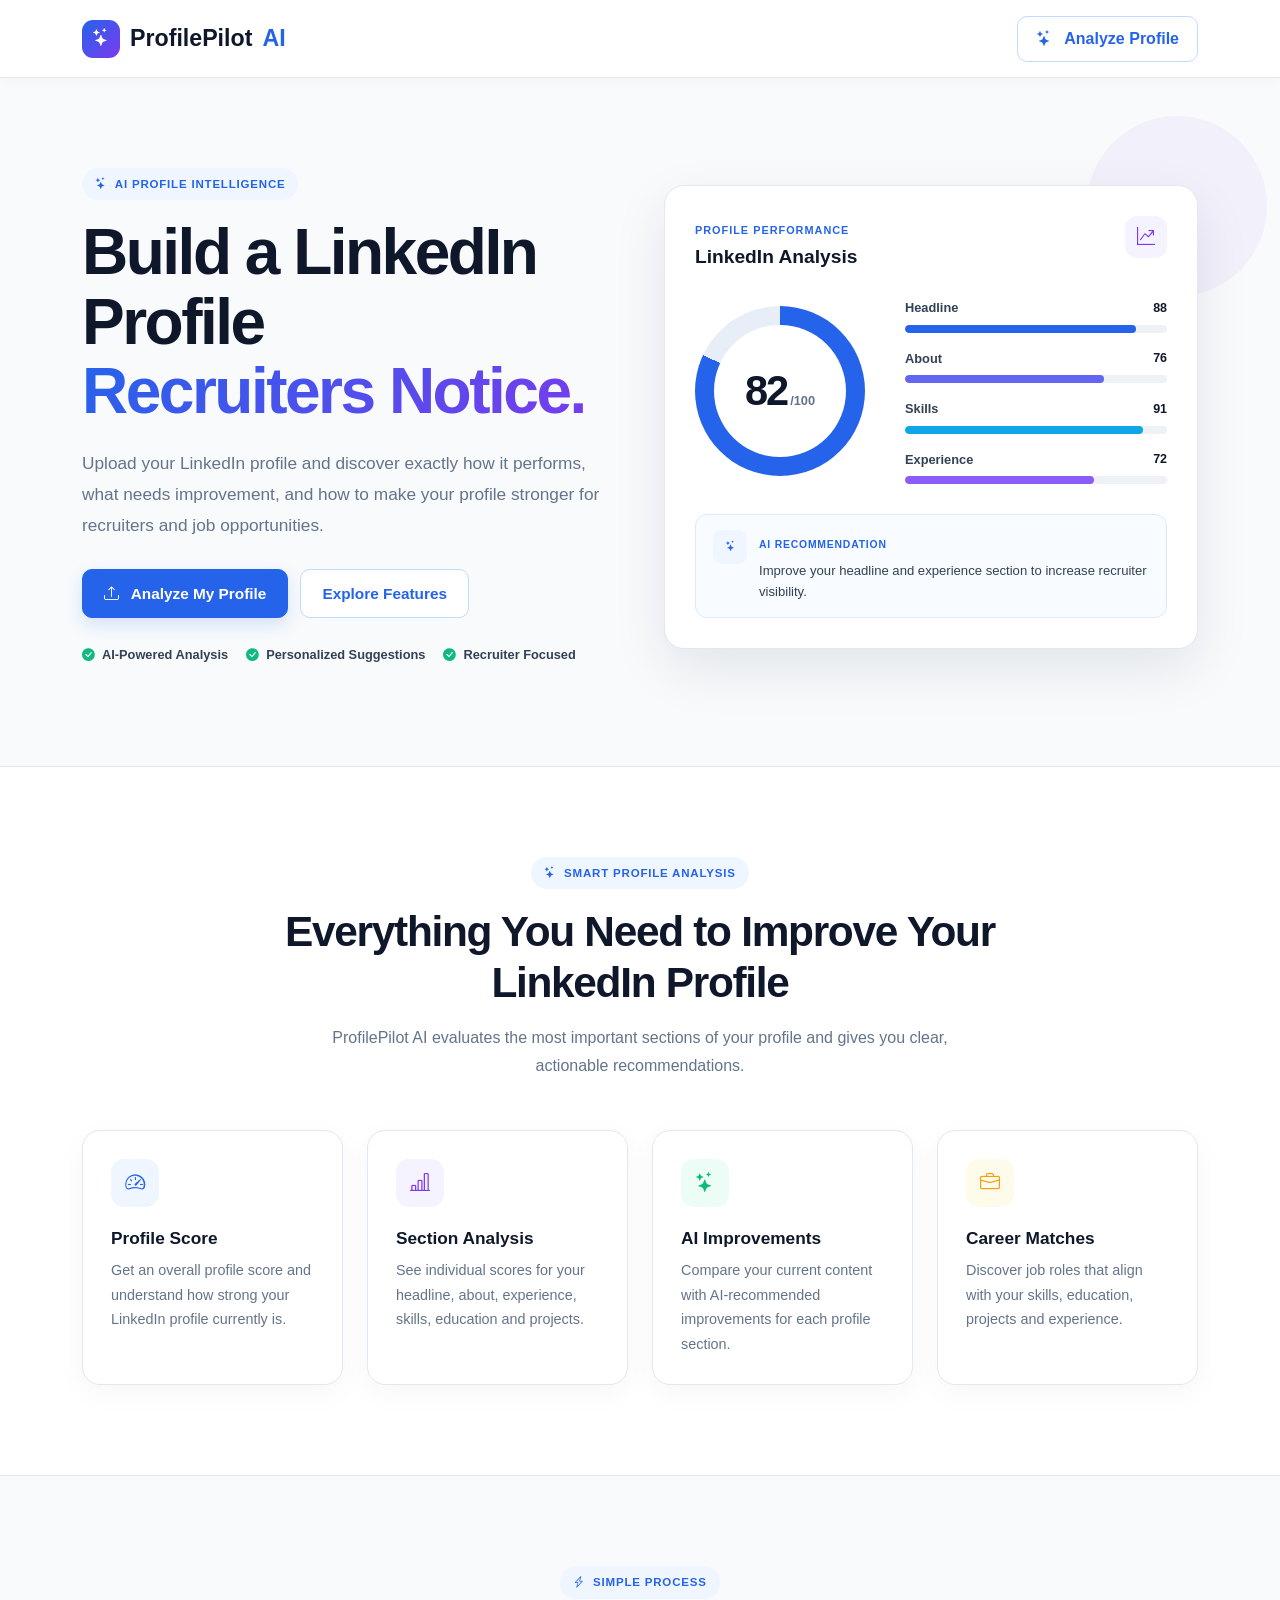
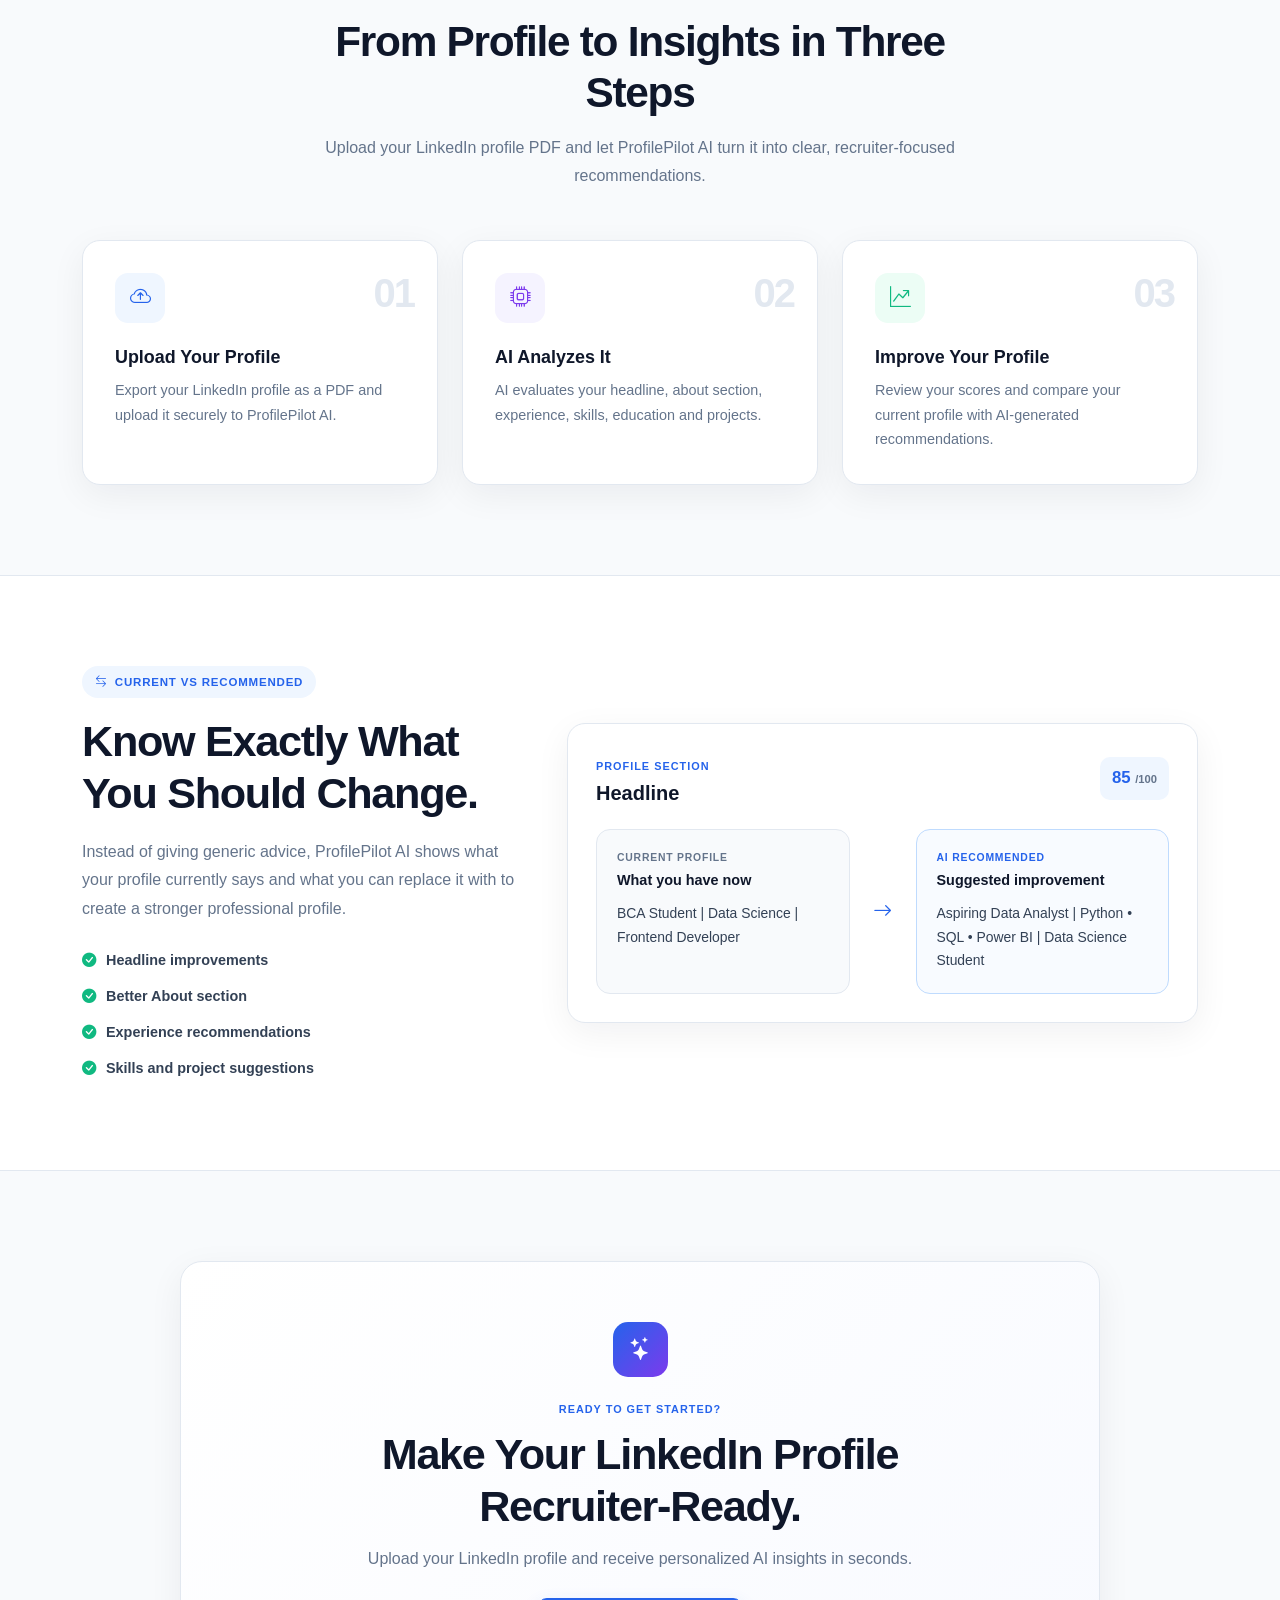
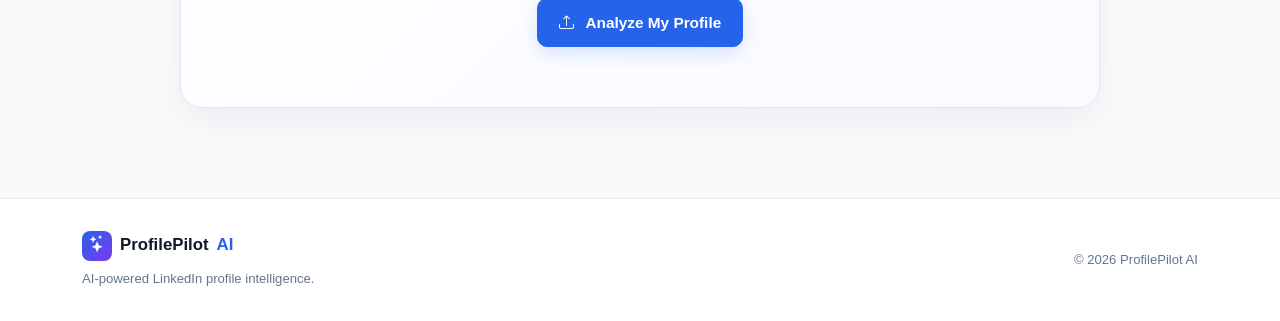
<file: index.html>
<!DOCTYPE html>
<html lang="en">

<head>
    <meta charset="UTF-8">

    <meta name="viewport"
          content="width=device-width, initial-scale=1.0">

    <title>
        ProfilePilot AI | LinkedIn Profile Intelligence
    </title>

    <!-- Bootstrap -->
    <link
        href="https://cdn.jsdelivr.net/npm/bootstrap@5.3.3/dist/css/bootstrap.min.css"
        rel="stylesheet"
    >

    <!-- Bootstrap Icons -->
    <link
        rel="stylesheet"
        href="https://cdn.jsdelivr.net/npm/bootstrap-icons@1.11.3/font/bootstrap-icons.min.css"
    >

    <!-- Custom CSS -->
    <link rel="stylesheet" href="css/style.css">
</head>


<body>


<!-- =====================================================
     NAVBAR
===================================================== -->

<nav class="navbar navbar-expand-lg bg-white">

    <div class="container">

        <!-- BRAND -->

        <a class="navbar-brand" href="index.html">

            <span class="logo-icon">

                <i class="bi bi-stars"></i>

            </span>

            ProfilePilot <span>AI</span>

        </a>


        <!-- RIGHT BUTTON -->

        <a
            href="upload.html"
            class="btn btn-outline-primary"
        >

            <i class="bi bi-stars me-2"></i>

            Analyze Profile

        </a>

    </div>

</nav>



<!-- =====================================================
     HERO SECTION
===================================================== -->

<section class="hero">

    <div class="container">

        <div class="row align-items-center g-5">


            <!-- LEFT CONTENT -->

            <div class="col-lg-6">


                <span class="ai-badge">

                    <i class="bi bi-stars"></i>

                    AI PROFILE INTELLIGENCE

                </span>


                <h1>

                    Build a LinkedIn Profile
                    <span class="gradient-text">
                        Recruiters Notice.
                    </span>

                </h1>


                <p class="hero-description">

                    Upload your LinkedIn profile and discover
                    exactly how it performs, what needs improvement,
                    and how to make your profile stronger for
                    recruiters and job opportunities.

                </p>


                <div class="hero-actions">

                    <a
                        href="upload.html"
                        class="btn btn-primary btn-lg"
                    >

                        <i class="bi bi-upload me-2"></i>

                        Analyze My Profile

                    </a>


                    <a
                        href="#features"
                        class="btn btn-outline-primary btn-lg"
                    >

                        Explore Features

                    </a>

                </div>


                <!-- TRUST POINTS -->

                <div class="trust-row">

                    <div class="trust-item">

                        <i class="bi bi-check-circle-fill"></i>

                        AI-Powered Analysis

                    </div>


                    <div class="trust-item">

                        <i class="bi bi-check-circle-fill"></i>

                        Personalized Suggestions

                    </div>


                    <div class="trust-item">

                        <i class="bi bi-check-circle-fill"></i>

                        Recruiter Focused

                    </div>

                </div>

            </div>



            <!-- RIGHT DASHBOARD PREVIEW -->

            <div class="col-lg-6">

                <div class="hero-preview">


                    <!-- PREVIEW HEADER -->

                    <div class="preview-header">

                        <div>

                            <span class="small-label">
                                PROFILE PERFORMANCE
                            </span>

                            <h3>
                                LinkedIn Analysis
                            </h3>

                        </div>


                        <span class="preview-icon">

                            <i class="bi bi-graph-up-arrow"></i>

                        </span>

                    </div>



                    <!-- SCORE PREVIEW -->

                    <div class="preview-score-area">


                        <div class="mini-score-circle">

                            <div class="mini-score-inner">

                                <strong>
                                    82
                                </strong>

                                <span>
                                    /100
                                </span>

                            </div>

                        </div>



                        <div class="preview-details">


                            <div class="preview-score-item">

                                <div class="preview-score-title">

                                    <span>
                                        Headline
                                    </span>

                                    <strong>
                                        88
                                    </strong>

                                </div>


                                <div class="score-track">

                                    <div
                                        class="score-fill"
                                        style="width:88%">
                                    </div>

                                </div>

                            </div>



                            <div class="preview-score-item">

                                <div class="preview-score-title">

                                    <span>
                                        About
                                    </span>

                                    <strong>
                                        76
                                    </strong>

                                </div>


                                <div class="score-track">

                                    <div
                                        class="score-fill purple"
                                        style="width:76%">
                                    </div>

                                </div>

                            </div>



                            <div class="preview-score-item">

                                <div class="preview-score-title">

                                    <span>
                                        Skills
                                    </span>

                                    <strong>
                                        91
                                    </strong>

                                </div>


                                <div class="score-track">

                                    <div
                                        class="score-fill cyan"
                                        style="width:91%">
                                    </div>

                                </div>

                            </div>



                            <div class="preview-score-item">

                                <div class="preview-score-title">

                                    <span>
                                        Experience
                                    </span>

                                    <strong>
                                        72
                                    </strong>

                                </div>


                                <div class="score-track">

                                    <div
                                        class="score-fill violet"
                                        style="width:72%">
                                    </div>

                                </div>

                            </div>

                        </div>

                    </div>



                    <!-- AI MESSAGE -->

                    <div class="preview-message">

                        <span class="preview-message-icon">

                            <i class="bi bi-stars"></i>

                        </span>


                        <div>

                            <span>
                                AI RECOMMENDATION
                            </span>

                            <p>

                                Improve your headline and experience
                                section to increase recruiter visibility.

                            </p>

                        </div>

                    </div>

                </div>

            </div>

        </div>

    </div>

</section>



<!-- =====================================================
     FEATURES
===================================================== -->

<section
    class="features-section"
    id="features"
>

    <div class="container">


        <!-- SECTION HEADER -->

        <div class="section-heading">

            <span class="ai-badge">

                <i class="bi bi-stars"></i>

                SMART PROFILE ANALYSIS

            </span>


            <h2>

                Everything You Need to
                Improve Your LinkedIn Profile

            </h2>


            <p>

                ProfilePilot AI evaluates the most important
                sections of your profile and gives you clear,
                actionable recommendations.

            </p>

        </div>



        <div class="row g-4">


            <!-- FEATURE 1 -->

            <div class="col-lg-3 col-md-6">

                <div class="feature-card">

                    <span class="feature-icon blue">

                        <i class="bi bi-speedometer2"></i>

                    </span>


                    <h3>
                        Profile Score
                    </h3>


                    <p>

                        Get an overall profile score and understand
                        how strong your LinkedIn profile currently is.

                    </p>

                </div>

            </div>



            <!-- FEATURE 2 -->

            <div class="col-lg-3 col-md-6">

                <div class="feature-card">

                    <span class="feature-icon purple">

                        <i class="bi bi-bar-chart-line"></i>

                    </span>


                    <h3>
                        Section Analysis
                    </h3>


                    <p>

                        See individual scores for your headline,
                        about, experience, skills, education
                        and projects.

                    </p>

                </div>

            </div>



            <!-- FEATURE 3 -->

            <div class="col-lg-3 col-md-6">

                <div class="feature-card">

                    <span class="feature-icon green">

                        <i class="bi bi-stars"></i>

                    </span>


                    <h3>
                        AI Improvements
                    </h3>


                    <p>

                        Compare your current content with
                        AI-recommended improvements for each
                        profile section.

                    </p>

                </div>

            </div>



            <!-- FEATURE 4 -->

            <div class="col-lg-3 col-md-6">

                <div class="feature-card">

                    <span class="feature-icon orange">

                        <i class="bi bi-briefcase"></i>

                    </span>


                    <h3>
                        Career Matches
                    </h3>


                    <p>

                        Discover job roles that align with your
                        skills, education, projects and experience.

                    </p>

                </div>

            </div>

        </div>

    </div>

</section>



<!-- =====================================================
     HOW IT WORKS
===================================================== -->

<section class="works-section">

    <div class="container">


        <div class="section-heading">

            <span class="ai-badge">

                <i class="bi bi-lightning-charge"></i>

                SIMPLE PROCESS

            </span>


            <h2>
                From Profile to Insights in Three Steps
            </h2>


            <p>

                Upload your LinkedIn profile PDF and let
                ProfilePilot AI turn it into clear,
                recruiter-focused recommendations.

            </p>

        </div>



        <div class="row g-4">


            <!-- STEP 1 -->

            <div class="col-md-4">

                <div class="process-card">

                    <div class="step-number">
                        01
                    </div>


                    <span class="process-icon">

                        <i class="bi bi-cloud-arrow-up"></i>

                    </span>


                    <h3>
                        Upload Your Profile
                    </h3>


                    <p>

                        Export your LinkedIn profile as a PDF
                        and upload it securely to ProfilePilot AI.

                    </p>

                </div>

            </div>



            <!-- STEP 2 -->

            <div class="col-md-4">

                <div class="process-card">

                    <div class="step-number">
                        02
                    </div>


                    <span class="process-icon purple">

                        <i class="bi bi-cpu"></i>

                    </span>


                    <h3>
                        AI Analyzes It
                    </h3>


                    <p>

                        AI evaluates your headline, about section,
                        experience, skills, education and projects.

                    </p>

                </div>

            </div>



            <!-- STEP 3 -->

            <div class="col-md-4">

                <div class="process-card">

                    <div class="step-number">
                        03
                    </div>


                    <span class="process-icon green">

                        <i class="bi bi-graph-up-arrow"></i>

                    </span>


                    <h3>
                        Improve Your Profile
                    </h3>


                    <p>

                        Review your scores and compare your current
                        profile with AI-generated recommendations.

                    </p>

                </div>

            </div>

        </div>

    </div>

</section>



<!-- =====================================================
     COMPARISON PREVIEW
===================================================== -->

<section class="comparison-preview-section">

    <div class="container">

        <div class="row align-items-center g-5">


            <!-- TEXT -->

            <div class="col-lg-5">

                <span class="ai-badge">

                    <i class="bi bi-arrow-left-right"></i>

                    CURRENT VS RECOMMENDED

                </span>


                <h2 class="comparison-title">

                    Know Exactly What
                    You Should Change.

                </h2>


                <p class="comparison-description">

                    Instead of giving generic advice,
                    ProfilePilot AI shows what your profile
                    currently says and what you can replace it
                    with to create a stronger professional profile.

                </p>


                <div class="benefit-list">


                    <div class="benefit-item">

                        <i class="bi bi-check-circle-fill"></i>

                        Headline improvements

                    </div>


                    <div class="benefit-item">

                        <i class="bi bi-check-circle-fill"></i>

                        Better About section

                    </div>


                    <div class="benefit-item">

                        <i class="bi bi-check-circle-fill"></i>

                        Experience recommendations

                    </div>


                    <div class="benefit-item">

                        <i class="bi bi-check-circle-fill"></i>

                        Skills and project suggestions

                    </div>

                </div>

            </div>



            <!-- COMPARISON CARD -->

            <div class="col-lg-7">

                <div class="comparison-demo">


                    <div class="comparison-demo-header">

                        <div>

                            <span class="small-label">
                                PROFILE SECTION
                            </span>

                            <h3>
                                Headline
                            </h3>

                        </div>


                        <div class="demo-score">

                            85

                            <small>
                                /100
                            </small>

                        </div>

                    </div>



                    <div class="demo-grid">


                        <!-- CURRENT -->

                        <div class="demo-version current">

                            <span class="demo-label">

                                CURRENT PROFILE

                            </span>


                            <h4>
                                What you have now
                            </h4>


                            <p>

                                BCA Student | Data Science |
                                Frontend Developer

                            </p>

                        </div>



                        <div class="demo-arrow">

                            <i class="bi bi-arrow-right"></i>

                        </div>



                        <!-- AI -->

                        <div class="demo-version recommended">

                            <span class="demo-label ai">

                                AI RECOMMENDED

                            </span>


                            <h4>
                                Suggested improvement
                            </h4>


                            <p>

                                Aspiring Data Analyst |
                                Python • SQL • Power BI |
                                Data Science Student

                            </p>

                        </div>

                    </div>

                </div>

            </div>

        </div>

    </div>

</section>



<!-- =====================================================
     CTA
===================================================== -->

<section class="cta-section">

    <div class="container">

        <div class="cta-card">

            <span class="cta-icon">

                <i class="bi bi-stars"></i>

            </span>


            <span class="small-label">
                READY TO GET STARTED?
            </span>


            <h2>

                Make Your LinkedIn Profile
                Recruiter-Ready.

            </h2>


            <p>

                Upload your LinkedIn profile and receive
                personalized AI insights in seconds.

            </p>


            <a
                href="upload.html"
                class="btn btn-primary btn-lg"
            >

                <i class="bi bi-upload me-2"></i>

                Analyze My Profile

            </a>

        </div>

    </div>

</section>



<!-- =====================================================
     FOOTER
===================================================== -->

<footer>

    <div class="container">

        <div class="footer-content">


            <div>

                <a
                    href="index.html"
                    class="footer-brand"
                >

                    <span class="footer-logo">

                        <i class="bi bi-stars"></i>

                    </span>

                    ProfilePilot <span>AI</span>

                </a>


                <p>

                    AI-powered LinkedIn profile intelligence.

                </p>

            </div>


            <div class="footer-right">

                © 2026 ProfilePilot AI

            </div>

        </div>

    </div>

</footer>



<!-- Bootstrap JS -->

<script
    src="https://cdn.jsdelivr.net/npm/bootstrap@5.3.3/dist/js/bootstrap.bundle.min.js">
</script>


</body>

</html>
</file>
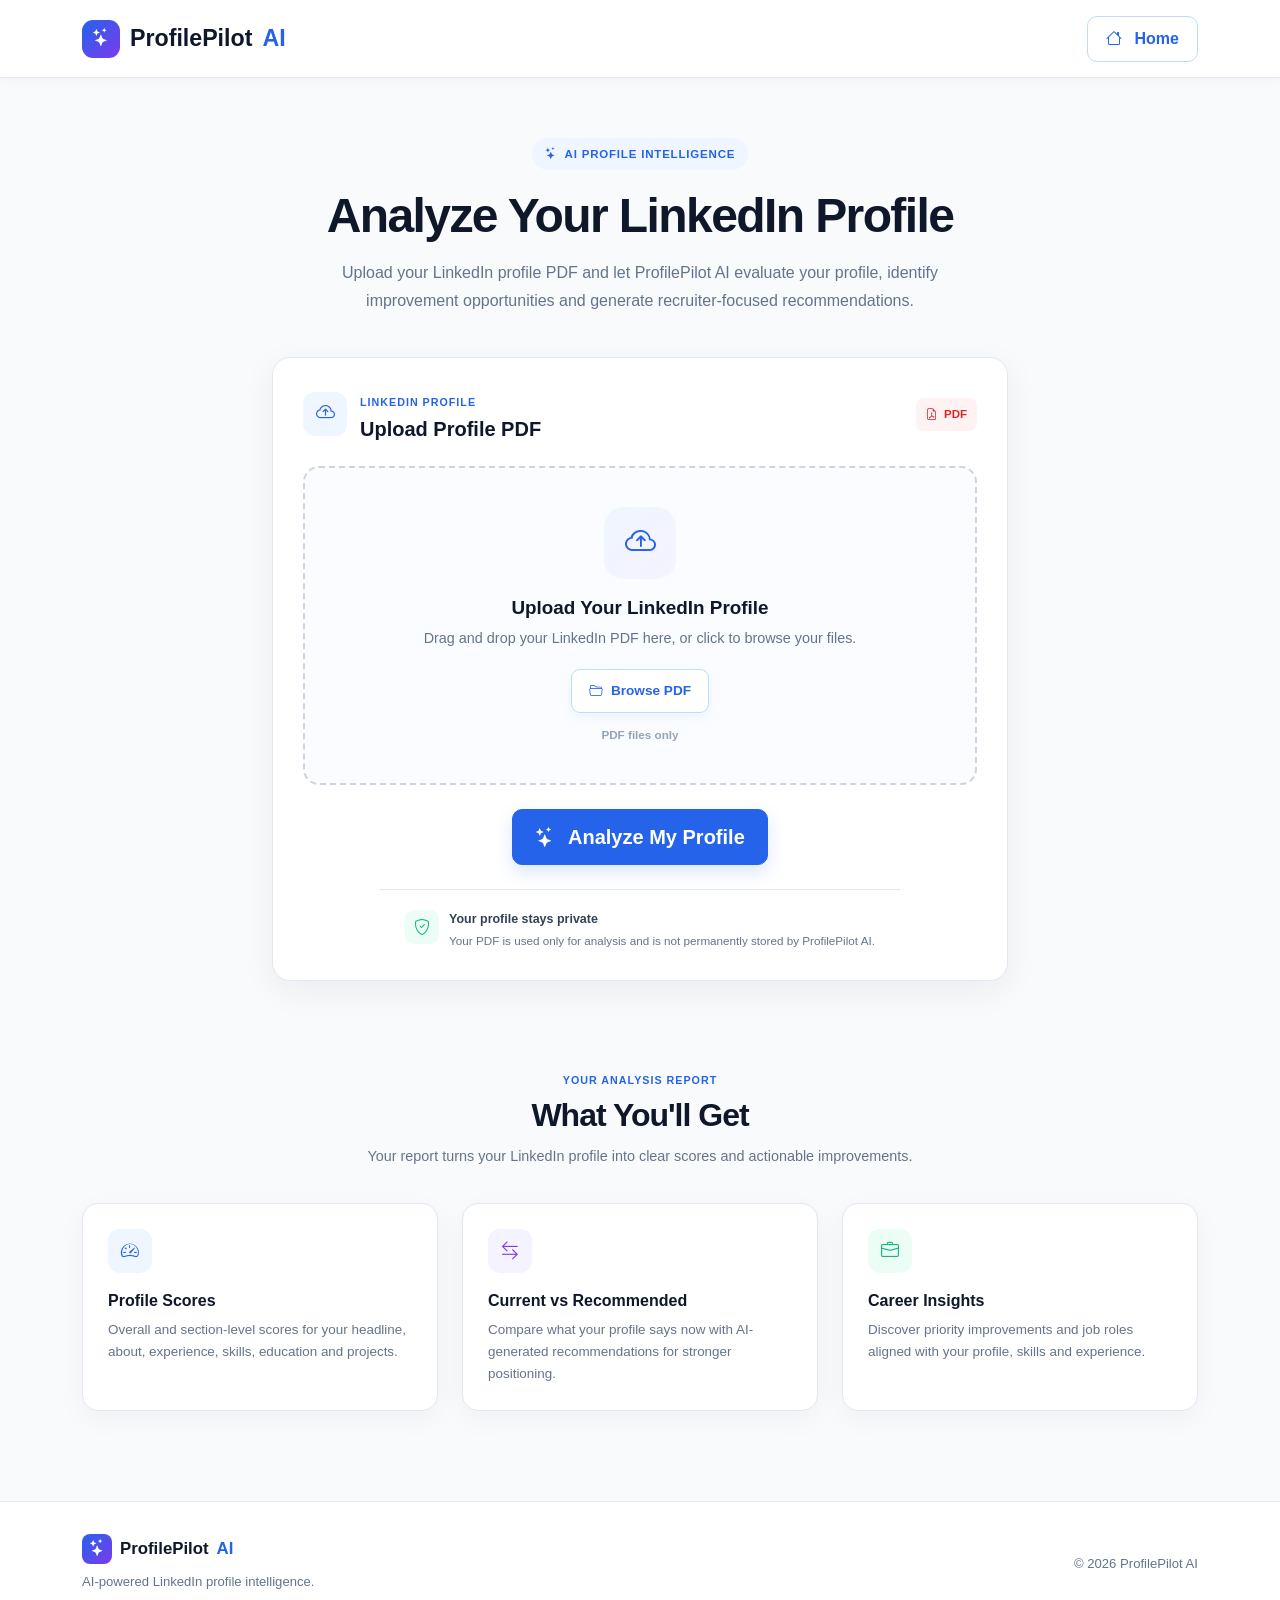
<file: upload.html>
<!DOCTYPE html>
<html lang="en">

<head>
    <meta charset="UTF-8">
    <meta name="viewport" content="width=device-width, initial-scale=1.0">

    <title>Upload LinkedIn Profile | ProfilePilot AI</title>

    <!-- Bootstrap -->
    <link
        href="https://cdn.jsdelivr.net/npm/bootstrap@5.3.3/dist/css/bootstrap.min.css"
        rel="stylesheet"
    >

    <!-- Bootstrap Icons -->
    <link
        href="https://cdn.jsdelivr.net/npm/bootstrap-icons@1.11.3/font/bootstrap-icons.css"
        rel="stylesheet"
    >

    <!-- Custom CSS -->
    <link rel="stylesheet" href="css/upload.css">
</head>


<body>


<!-- =====================================================
     NAVBAR
===================================================== -->

<nav class="navbar navbar-expand-lg bg-white">

    <div class="container">

        <a class="navbar-brand" href="index.html">

            <span class="logo-icon">
                <i class="bi bi-stars"></i>
            </span>

            ProfilePilot <span>AI</span>

        </a>


        <a href="index.html" class="btn btn-outline-primary">

            <i class="bi bi-house me-2"></i>

            Home

        </a>

    </div>

</nav>



<!-- =====================================================
     UPLOAD PAGE
===================================================== -->

<main class="upload-page">

    <div class="container">


        <!-- PAGE HEADER -->

        <section class="upload-header">

            <span class="ai-badge">

                <i class="bi bi-stars"></i>

                AI PROFILE INTELLIGENCE

            </span>


            <h1>
                Analyze Your LinkedIn Profile
            </h1>


            <p>

                Upload your LinkedIn profile PDF and let
                ProfilePilot AI evaluate your profile,
                identify improvement opportunities and generate
                recruiter-focused recommendations.

            </p>

        </section>



        <!-- UPLOAD AREA -->

        <div class="row justify-content-center">

            <div class="col-xl-8 col-lg-9">


                <div class="upload-card">


                    <!-- CARD HEADER -->

                    <div class="card-heading">

                        <div class="heading-left">

                            <span class="heading-icon">

                                <i class="bi bi-cloud-arrow-up"></i>

                            </span>


                            <div>

                                <span class="small-label">
                                    LINKEDIN PROFILE
                                </span>

                                <h2>
                                    Upload Profile PDF
                                </h2>

                            </div>

                        </div>


                        <span class="pdf-badge">

                            <i class="bi bi-file-earmark-pdf"></i>

                            PDF

                        </span>

                    </div>



                    <!-- FORM -->

                    <form id="uploadForm">


                        <!-- DROP ZONE -->

                        <div class="drop-area" id="dropArea">

                            <input
                                type="file"
                                id="fileInput"
                                name="file"
                                accept=".pdf,application/pdf"
                                hidden
                            >


                            <label
                                for="fileInput"
                                class="drop-content"
                            >

                                <span class="upload-main-icon">

                                    <i class="bi bi-cloud-arrow-up"></i>

                                </span>


                                <h3>
                                    Upload Your LinkedIn Profile
                                </h3>


                                <p>

                                    Drag and drop your LinkedIn PDF here,
                                    or click to browse your files.

                                </p>


                                <span class="browse-button">

                                    <i class="bi bi-folder2-open me-2"></i>

                                    Browse PDF

                                </span>


                                <small>
                                    PDF files only
                                </small>

                            </label>

                        </div>



                        <!-- SELECTED FILE -->

                        <div
                            class="selected-file d-none"
                            id="fileBox"
                        >

                            <div class="file-left">

                                <span class="file-icon">

                                    <i class="bi bi-file-earmark-pdf-fill"></i>

                                </span>


                                <div class="file-information">

                                    <span class="file-status">
                                        SELECTED FILE
                                    </span>

                                    <strong id="fileName">
                                        profile.pdf
                                    </strong>

                                    <small id="fileSize">
                                        Ready for analysis
                                    </small>

                                </div>

                            </div>


                            <button
                                type="button"
                                class="remove-button"
                                id="removeBtn"
                            >

                                <i class="bi bi-trash3"></i>

                                Remove

                            </button>

                        </div>



                        <!-- PROGRESS -->

                        <div
                            class="analysis-progress d-none"
                            id="progressBox"
                        >

                            <div class="progress-heading">

                                <div>

                                    <span class="progress-spinner"></span>

                                    <strong>
                                        Analyzing your profile...
                                    </strong>

                                </div>


                                <span class="ai-processing">
                                    AI PROCESSING
                                </span>

                            </div>


                            <div class="progress">

                                <div
                                    class="progress-bar progress-bar-striped progress-bar-animated"
                                    role="progressbar"
                                    style="width:100%"
                                ></div>

                            </div>


                            <p>

                                ProfilePilot AI is reading your LinkedIn
                                profile and preparing personalized insights.
                                This may take a few seconds.

                            </p>

                        </div>



                        <!-- ERROR -->

                        <div
                            class="error-box d-none"
                            id="errorBox"
                        >

                            <i class="bi bi-exclamation-circle-fill"></i>

                            <span id="errorMessage"></span>

                        </div>



                        <!-- SUBMIT -->

                        <div class="submit-area">

                            <button
                                class="btn btn-primary btn-lg analyze-button"
                                id="analyzeButton"
                                type="submit"
                            >

                                <i class="bi bi-stars me-2"></i>

                                Analyze My Profile

                            </button>

                        </div>



                        <!-- PRIVACY -->

                        <div class="privacy-message">

                            <span class="privacy-icon">

                                <i class="bi bi-shield-check"></i>

                            </span>


                            <div>

                                <strong>
                                    Your profile stays private
                                </strong>

                                <p>

                                    Your PDF is used only for analysis
                                    and is not permanently stored by
                                    ProfilePilot AI.

                                </p>

                            </div>

                        </div>


                    </form>

                </div>

            </div>

        </div>



        <!-- WHAT YOU GET -->

        <section class="what-you-get">

            <div class="section-title">

                <span class="small-label">
                    YOUR ANALYSIS REPORT
                </span>

                <h2>
                    What You'll Get
                </h2>

                <p>

                    Your report turns your LinkedIn profile
                    into clear scores and actionable improvements.

                </p>

            </div>


            <div class="row g-4">


                <div class="col-md-4">

                    <div class="info-card">

                        <span class="info-icon blue">

                            <i class="bi bi-speedometer2"></i>

                        </span>


                        <h3>
                            Profile Scores
                        </h3>


                        <p>

                            Overall and section-level scores for
                            your headline, about, experience,
                            skills, education and projects.

                        </p>

                    </div>

                </div>



                <div class="col-md-4">

                    <div class="info-card">

                        <span class="info-icon purple">

                            <i class="bi bi-arrow-left-right"></i>

                        </span>


                        <h3>
                            Current vs Recommended
                        </h3>


                        <p>

                            Compare what your profile says now
                            with AI-generated recommendations
                            for stronger positioning.

                        </p>

                    </div>

                </div>



                <div class="col-md-4">

                    <div class="info-card">

                        <span class="info-icon green">

                            <i class="bi bi-briefcase"></i>

                        </span>


                        <h3>
                            Career Insights
                        </h3>


                        <p>

                            Discover priority improvements and
                            job roles aligned with your profile,
                            skills and experience.

                        </p>

                    </div>

                </div>


            </div>

        </section>


    </div>

</main>



<!-- =====================================================
     FOOTER
===================================================== -->

<footer>

    <div class="container">

        <div class="footer-content">


            <div>

                <a
                    href="index.html"
                    class="footer-brand"
                >

                    <span class="footer-logo">

                        <i class="bi bi-stars"></i>

                    </span>

                    ProfilePilot <span>AI</span>

                </a>


                <p>
                    AI-powered LinkedIn profile intelligence.
                </p>

            </div>


            <div class="footer-right">
                © 2026 ProfilePilot AI
            </div>


        </div>

    </div>

</footer>



<!-- =====================================================
     JAVASCRIPT
===================================================== -->

<script>

    const form =
        document.getElementById("uploadForm");

    const input =
        document.getElementById("fileInput");

    const fileName =
        document.getElementById("fileName");

    const fileSize =
        document.getElementById("fileSize");

    const fileBox =
        document.getElementById("fileBox");

    const removeBtn =
        document.getElementById("removeBtn");

    const progress =
        document.getElementById("progressBox");

    const analyzeButton =
        document.getElementById("analyzeButton");

    const dropArea =
        document.getElementById("dropArea");

    const errorBox =
        document.getElementById("errorBox");

    const errorMessage =
        document.getElementById("errorMessage");


    /* =============================================
       FILE SELECT
    ============================================= */

    input.addEventListener("change", () => {

        if (input.files.length > 0) {

            showSelectedFile(input.files[0]);

        }

    });



    /* =============================================
       DRAG & DROP
    ============================================= */

    ["dragenter", "dragover"].forEach(eventName => {

        dropArea.addEventListener(eventName, (event) => {

            event.preventDefault();

            dropArea.classList.add("drag-active");

        });

    });


    ["dragleave", "drop"].forEach(eventName => {

        dropArea.addEventListener(eventName, (event) => {

            event.preventDefault();

            dropArea.classList.remove("drag-active");

        });

    });


    dropArea.addEventListener("drop", (event) => {

        const files =
            event.dataTransfer.files;

        if (!files.length) {
            return;
        }


        const file =
            files[0];


        if (
            file.type !== "application/pdf" &&
            !file.name.toLowerCase().endsWith(".pdf")
        ) {

            showError(
                "Please upload a PDF file only."
            );

            return;
        }


        const dataTransfer =
            new DataTransfer();

        dataTransfer.items.add(file);

        input.files =
            dataTransfer.files;


        showSelectedFile(file);

    });



    /* =============================================
       SHOW FILE
    ============================================= */

    function showSelectedFile(file) {

        hideError();

        fileName.textContent =
            file.name;

        fileSize.textContent =
            formatFileSize(file.size) +
            " • Ready for analysis";

        fileBox.classList.remove("d-none");

    }



    /* =============================================
       REMOVE FILE
    ============================================= */

    removeBtn.addEventListener("click", () => {

        input.value = "";

        fileBox.classList.add("d-none");

        progress.classList.add("d-none");

        hideError();

    });



    /* =============================================
       SUBMIT
    ============================================= */

    form.addEventListener("submit", async (e) => {

        e.preventDefault();


        if (input.files.length === 0) {

            showError(
                "Please select your LinkedIn Profile PDF."
            );

            return;

        }


        const selectedFile =
            input.files[0];


        if (
            selectedFile.type !== "application/pdf" &&
            !selectedFile.name
                .toLowerCase()
                .endsWith(".pdf")
        ) {

            showError(
                "Only PDF files are supported."
            );

            return;

        }


        hideError();

        progress.classList.remove("d-none");

        analyzeButton.disabled = true;

        analyzeButton.innerHTML = `

            <span
                class="spinner-border spinner-border-sm me-2"
                aria-hidden="true">
            </span>

            Analyzing Profile...

        `;


        const formData =
            new FormData();


        formData.append(
            "file",
            selectedFile
        );


        try {

            console.log(
                "Uploading LinkedIn profile..."
            );


            const response =
                await fetch(
                    "http://127.0.0.1:8000/analyze",
                    {

                        method: "POST",

                        body: formData

                    }
                );


            console.log(
                "Status:",
                response.status
            );


            if (!response.ok) {

                let message =
                    `Server Error: ${response.status}`;


                try {

                    const errorData =
                        await response.json();


                    if (errorData.detail) {

                        message =
                            typeof errorData.detail === "string"
                                ? errorData.detail
                                : JSON.stringify(
                                    errorData.detail
                                );

                    }

                } catch (_) {

                    // Keep default error message.

                }


                throw new Error(message);

            }


            const data =
                await response.json();


            console.log(
                "Backend Response:",
                data
            );


            if (
                data.status === "success" &&
                data.analysis
            ) {

                /*
                    IMPORTANT:
                    Keep this key identical to result.html.
                */

                localStorage.setItem(
                    "profileAnalysis",
                    JSON.stringify(
                        data.analysis
                    )
                );


                /*
                    Remove old report data from
                    the previous version.
                */

                localStorage.removeItem(
                    "analysisReport"
                );


                /*
                    Automatically open results.
                */

                window.location.href =
                    "result.html";

            } else {

                throw new Error(
                    "Analysis data was not returned by the server."
                );

            }


        } catch (error) {

            console.error(
                "Full Error:",
                error
            );


            progress.classList.add("d-none");

            analyzeButton.disabled = false;

            analyzeButton.innerHTML = `

                <i class="bi bi-stars me-2"></i>

                Analyze My Profile

            `;


            showError(
                error.message ||
                "Something went wrong while analyzing your profile."
            );

        }

    });



    /* =============================================
       ERROR HELPERS
    ============================================= */

    function showError(message) {

        errorMessage.textContent =
            message;

        errorBox.classList.remove(
            "d-none"
        );

    }


    function hideError() {

        errorBox.classList.add(
            "d-none"
        );

        errorMessage.textContent = "";

    }



    /* =============================================
       FILE SIZE
    ============================================= */

    function formatFileSize(bytes) {

        if (bytes === 0) {
            return "0 KB";
        }


        const kb =
            bytes / 1024;


        if (kb < 1024) {

            return (
                kb.toFixed(1) +
                " KB"
            );

        }


        return (
            kb / 1024
        ).toFixed(2) + " MB";

    }

</script>


</body>
</html>
</file>
<file: css/style.css>
/* =========================================================
   PROFILEPILOT AI - HOME PAGE
   MATCHED WITH RESULT PAGE DESIGN
========================================================= */


/* =========================================================
   ROOT
========================================================= */

:root {

  --primary: #2563EB;
  --primary-dark: #1D4ED8;
  --primary-light: #EFF6FF;

  --purple: #7C3AED;
  --purple-light: #F5F3FF;

  --success: #10B981;
  --success-light: #ECFDF5;

  --warning: #F59E0B;
  --warning-light: #FFFBEB;

  --text: #0F172A;
  --text-secondary: #334155;
  --muted: #64748B;

  --border: #E2E8F0;
  --background: #F8FAFC;

  --white: #FFFFFF;

  --shadow:
      0 10px 35px rgba(15, 23, 42, 0.06);
}


/* =========================================================
 GLOBAL
========================================================= */

* {
  margin: 0;
  padding: 0;
  box-sizing: border-box;
}


html {
  scroll-behavior: smooth;
}


body {

  font-family:
      Inter,
      -apple-system,
      BlinkMacSystemFont,
      "Segoe UI",
      sans-serif;

  background: var(--background);

  color: var(--text);

  min-height: 100vh;

  line-height: 1.6;
}


h1,
h2,
h3,
h4,
h5,
h6 {
  color: var(--text);
}


p {
  color: var(--muted);
}


a {
  text-decoration: none;
}


/* =========================================================
 NAVBAR
========================================================= */

.navbar {

  min-height: 78px;

  background: white !important;

  border-bottom:
      1px solid var(--border);

  box-shadow:
      0 3px 15px rgba(15, 23, 42, 0.03);
}


.navbar-brand {

  display: flex;

  align-items: center;

  gap: 10px;

  font-size: 1.45rem;

  font-weight: 800;

  color: var(--text) !important;
}


.navbar-brand span:last-child {
  color: var(--primary);
}


.logo-icon {

  width: 38px;
  height: 38px;

  display: inline-flex;

  align-items: center;
  justify-content: center;

  border-radius: 11px;

  background:
      linear-gradient(
          135deg,
          #2563EB,
          #7C3AED
      );

  color: white !important;

  font-size: 18px;
}


/* =========================================================
 BUTTONS
========================================================= */

.btn {

  border-radius: 10px;

  padding: 10px 18px;

  font-weight: 600;

  transition: 0.2s ease;
}


.btn-lg {

  padding: 12px 21px;

  font-size: 0.96rem;
}


.btn-primary {

  background: var(--primary);

  border-color: var(--primary);

  box-shadow:
      0 7px 18px rgba(37, 99, 235, 0.16);
}


.btn-primary:hover {

  background: var(--primary-dark);

  border-color: var(--primary-dark);

  transform: translateY(-1px);

  box-shadow:
      0 10px 24px rgba(37, 99, 235, 0.20);
}


.btn-outline-primary {

  color: var(--primary);

  border-color: #BFDBFE;

  background: white;
}


.btn-outline-primary:hover {

  background: var(--primary-light);

  color: var(--primary-dark);

  border-color: var(--primary);

  transform: translateY(-1px);
}


/* =========================================================
 COMMON AI BADGE
========================================================= */

.ai-badge {

  display: inline-flex;

  align-items: center;

  gap: 7px;

  padding: 7px 13px;

  margin-bottom: 18px;

  border-radius: 50px;

  background: var(--primary-light);

  color: var(--primary);

  font-size: 0.72rem;

  font-weight: 800;

  letter-spacing: 0.8px;
}


/* =========================================================
 HERO
========================================================= */

.hero {

  padding:
      90px 0 100px;

  overflow: hidden;
}


.hero h1 {

  max-width: 650px;

  margin-bottom: 22px;

  font-size:
      clamp(2.7rem, 5vw, 4.25rem);

  font-weight: 850;

  line-height: 1.08;

  letter-spacing: -2.5px;
}


.gradient-text {

  display: block;

  background:
      linear-gradient(
          135deg,
          #2563EB,
          #7C3AED
      );

  -webkit-background-clip: text;

  background-clip: text;

  -webkit-text-fill-color: transparent;
}


.hero-description {

  max-width: 610px;

  margin-bottom: 28px;

  font-size: 1.08rem;

  line-height: 1.8;

  color: var(--muted);
}


.hero-actions {

  display: flex;

  align-items: center;

  flex-wrap: wrap;

  gap: 12px;
}


/* =========================================================
 TRUST ROW
========================================================= */

.trust-row {

  display: flex;

  flex-wrap: wrap;

  gap: 18px;

  margin-top: 27px;
}


.trust-item {

  display: flex;

  align-items: center;

  gap: 7px;

  color: var(--text-secondary);

  font-size: 0.8rem;

  font-weight: 600;
}


.trust-item i {
  color: var(--success);
}


/* =========================================================
 HERO DASHBOARD PREVIEW
========================================================= */

.hero-preview {

  position: relative;

  padding: 30px;

  border:
      1px solid var(--border);

  border-radius: 20px;

  background: white;

  box-shadow:
      0 20px 55px rgba(15, 23, 42, 0.09);
}


.hero-preview::before {

  content: "";

  position: absolute;

  width: 180px;
  height: 180px;

  top: -70px;
  right: -70px;

  border-radius: 50%;

  background:
      rgba(124, 58, 237, 0.05);

  z-index: -1;
}


.preview-header {

  display: flex;

  justify-content: space-between;

  align-items: flex-start;

  margin-bottom: 30px;
}


.small-label {

  color: var(--primary);

  font-size: 0.68rem;

  font-weight: 800;

  letter-spacing: 1px;
}


.preview-header h3 {

  margin: 4px 0 0;

  font-size: 1.2rem;

  font-weight: 750;
}


.preview-icon {

  width: 42px;
  height: 42px;

  display: flex;

  align-items: center;
  justify-content: center;

  border-radius: 12px;

  background: var(--purple-light);

  color: var(--purple);

  font-size: 18px;
}


/* =========================================================
 PREVIEW SCORE
========================================================= */

.preview-score-area {

  display: grid;

  grid-template-columns:
      180px 1fr;

  align-items: center;

  gap: 30px;
}


.mini-score-circle {

  width: 170px;
  height: 170px;

  display: flex;

  align-items: center;
  justify-content: center;

  border-radius: 50%;

  background:
      conic-gradient(
          #2563EB 0deg 295deg,
          #E8EEF8 295deg 360deg
      );

  position: relative;
}


.mini-score-circle::before {

  content: "";

  position: absolute;

  width: 132px;
  height: 132px;

  background: white;

  border-radius: 50%;
}


.mini-score-inner {

  position: relative;

  z-index: 2;

  display: flex;

  align-items: baseline;
}


.mini-score-inner strong {

  font-size: 2.6rem;

  font-weight: 850;

  letter-spacing: -2px;

  color: var(--text);
}


.mini-score-inner span {

  margin-left: 3px;

  color: var(--muted);

  font-size: 0.8rem;

  font-weight: 600;
}


/* =========================================================
 PREVIEW BARS
========================================================= */

.preview-details {

  display: flex;

  flex-direction: column;

  gap: 16px;
}


.preview-score-title {

  display: flex;

  align-items: center;

  justify-content: space-between;

  margin-bottom: 6px;

  color: var(--text-secondary);

  font-size: 0.8rem;

  font-weight: 600;
}


.preview-score-title strong {

  color: var(--text);

  font-size: 0.78rem;
}


.score-track {

  height: 8px;

  overflow: hidden;

  border-radius: 50px;

  background: #EEF2F7;
}


.score-fill {

  height: 100%;

  border-radius: inherit;

  background: #2563EB;
}


.score-fill.purple {
  background: #6366F1;
}


.score-fill.cyan {
  background: #0EA5E9;
}


.score-fill.violet {
  background: #8B5CF6;
}


/* =========================================================
 PREVIEW MESSAGE
========================================================= */

.preview-message {

  display: flex;

  align-items: flex-start;

  gap: 12px;

  margin-top: 30px;

  padding: 15px 17px;

  border:
      1px solid #DBEAFE;

  border-radius: 12px;

  background: #F8FBFF;
}


.preview-message-icon {

  width: 34px;
  height: 34px;

  flex-shrink: 0;

  display: flex;

  align-items: center;
  justify-content: center;

  border-radius: 9px;

  background: var(--primary-light);

  color: var(--primary);
}


.preview-message span {

  color: var(--primary);

  font-size: 0.65rem;

  font-weight: 800;

  letter-spacing: 0.8px;
}


.preview-message p {

  margin: 4px 0 0;

  color: var(--text-secondary);

  font-size: 0.82rem;

  line-height: 1.6;
}


/* =========================================================
 COMMON SECTION
========================================================= */

.features-section,
.works-section,
.comparison-preview-section,
.cta-section {

  padding: 90px 0;
}


.section-heading {

  max-width: 720px;

  margin:
      0 auto 50px;

  text-align: center;
}


.section-heading h2 {

  margin-bottom: 15px;

  font-size:
      clamp(2rem, 4vw, 2.65rem);

  font-weight: 800;

  letter-spacing: -1.3px;
}


.section-heading p {

  max-width: 650px;

  margin: auto;

  font-size: 1rem;

  line-height: 1.75;
}


/* =========================================================
 FEATURES
========================================================= */

.features-section {

  background: white;

  border-top:
      1px solid var(--border);

  border-bottom:
      1px solid var(--border);
}


.feature-card {

  height: 100%;

  padding: 28px;

  border:
      1px solid var(--border);

  border-radius: 18px;

  background: white;

  box-shadow:
      0 8px 30px rgba(15, 23, 42, 0.04);

  transition:
      transform 0.2s ease,
      box-shadow 0.2s ease;
}


.feature-card:hover {

  transform: translateY(-4px);

  box-shadow:
      0 16px 40px rgba(15, 23, 42, 0.08);
}


.feature-icon {

  width: 48px;
  height: 48px;

  display: flex;

  align-items: center;
  justify-content: center;

  margin-bottom: 21px;

  border-radius: 13px;

  font-size: 20px;
}


.feature-icon.blue {

  color: var(--primary);

  background: var(--primary-light);
}


.feature-icon.purple {

  color: var(--purple);

  background: var(--purple-light);
}


.feature-icon.green {

  color: var(--success);

  background: var(--success-light);
}


.feature-icon.orange {

  color: var(--warning);

  background: var(--warning-light);
}


.feature-card h3 {

  margin-bottom: 10px;

  font-size: 1.08rem;

  font-weight: 750;
}


.feature-card p {

  margin: 0;

  font-size: 0.9rem;

  line-height: 1.7;
}


/* =========================================================
 HOW IT WORKS
========================================================= */

.works-section {
  background: var(--background);
}


.process-card {

  position: relative;

  height: 100%;

  padding: 32px;

  overflow: hidden;

  border:
      1px solid var(--border);

  border-radius: 18px;

  background: white;

  box-shadow: var(--shadow);
}


.step-number {

  position: absolute;

  top: 20px;
  right: 23px;

  color: #E2E8F0;

  font-size: 2.5rem;

  font-weight: 850;

  letter-spacing: -2px;
}


.process-icon {

  width: 50px;
  height: 50px;

  display: flex;

  align-items: center;
  justify-content: center;

  margin-bottom: 24px;

  border-radius: 13px;

  background: var(--primary-light);

  color: var(--primary);

  font-size: 21px;
}


.process-icon.purple {

  background: var(--purple-light);

  color: var(--purple);
}


.process-icon.green {

  background: var(--success-light);

  color: var(--success);
}


.process-card h3 {

  margin-bottom: 10px;

  font-size: 1.12rem;

  font-weight: 750;
}


.process-card p {

  margin: 0;

  font-size: 0.9rem;

  line-height: 1.7;
}


/* =========================================================
 CURRENT VS RECOMMENDED SECTION
========================================================= */

.comparison-preview-section {

  background: white;

  border-top:
      1px solid var(--border);

  border-bottom:
      1px solid var(--border);
}


.comparison-title {

  max-width: 500px;

  margin-bottom: 18px;

  font-size:
      clamp(2rem, 4vw, 2.7rem);

  font-weight: 800;

  letter-spacing: -1.3px;
}


.comparison-description {

  max-width: 520px;

  font-size: 1rem;

  line-height: 1.8;
}


.benefit-list {

  display: flex;

  flex-direction: column;

  gap: 13px;

  margin-top: 25px;
}


.benefit-item {

  display: flex;

  align-items: center;

  gap: 10px;

  color: var(--text-secondary);

  font-size: 0.9rem;

  font-weight: 600;
}


.benefit-item i {
  color: var(--success);
}


/* =========================================================
 COMPARISON DEMO
========================================================= */

.comparison-demo {

  padding: 28px;

  border:
      1px solid var(--border);

  border-radius: 18px;

  background: white;

  box-shadow: var(--shadow);
}


.comparison-demo-header {

  display: flex;

  align-items: center;

  justify-content: space-between;

  margin-bottom: 24px;
}


.comparison-demo-header h3 {

  margin: 4px 0 0;

  font-size: 1.25rem;

  font-weight: 750;
}


.demo-score {

  padding: 8px 12px;

  border-radius: 10px;

  background: var(--primary-light);

  color: var(--primary);

  font-size: 1.05rem;

  font-weight: 800;
}


.demo-score small {

  font-size: 0.7rem;

  color: var(--muted);
}


.demo-grid {

  display: grid;

  grid-template-columns:
      1fr 42px 1fr;

  align-items: stretch;

  gap: 12px;
}


.demo-version {

  padding: 20px;

  border-radius: 14px;
}


.demo-version.current {

  background: #F8FAFC;

  border:
      1px solid var(--border);
}


.demo-version.recommended {

  background: #F8FBFF;

  border:
      1px solid #BFDBFE;
}


.demo-label {

  display: block;

  margin-bottom: 5px;

  color: var(--muted);

  font-size: 0.65rem;

  font-weight: 800;

  letter-spacing: 0.8px;
}


.demo-label.ai {
  color: var(--primary);
}


.demo-version h4 {

  margin-bottom: 13px;

  font-size: 0.9rem;

  font-weight: 700;
}


.demo-version p {

  margin: 0;

  color: var(--text-secondary);

  font-size: 0.87rem;

  line-height: 1.7;
}


.demo-arrow {

  display: flex;

  align-items: center;
  justify-content: center;

  color: var(--primary);

  font-size: 1.2rem;
}


/* =========================================================
 CTA
========================================================= */

.cta-section {

  background: var(--background);
}


.cta-card {

  max-width: 920px;

  margin: auto;

  padding: 60px 35px;

  text-align: center;

  border:
      1px solid var(--border);

  border-radius: 22px;

  background:
      linear-gradient(
          135deg,
          #FFFFFF,
          #F8FAFF
      );

  box-shadow: var(--shadow);
}


.cta-icon {

  width: 55px;
  height: 55px;

  display: flex;

  align-items: center;
  justify-content: center;

  margin:
      0 auto 18px;

  border-radius: 15px;

  background:
      linear-gradient(
          135deg,
          #2563EB,
          #7C3AED
      );

  color: white;

  font-size: 23px;
}


.cta-card h2 {

  max-width: 650px;

  margin:
      8px auto 13px;

  font-size:
      clamp(2rem, 4vw, 2.7rem);

  font-weight: 800;

  letter-spacing: -1.3px;
}


.cta-card p {

  max-width: 550px;

  margin:
      0 auto 25px;

  font-size: 1rem;

  line-height: 1.7;
}


/* =========================================================
 FOOTER
========================================================= */

footer {

  padding: 32px 0;

  background: white;

  border-top:
      1px solid var(--border);
}


.footer-content {

  display: flex;

  align-items: center;

  justify-content: space-between;

  gap: 25px;
}


.footer-brand {

  display: inline-flex;

  align-items: center;

  gap: 8px;

  margin-bottom: 7px;

  color: var(--text);

  font-size: 1.05rem;

  font-weight: 800;
}


.footer-brand span:last-child {
  color: var(--primary);
}


.footer-logo {

  width: 30px;
  height: 30px;

  display: inline-flex;

  align-items: center;
  justify-content: center;

  border-radius: 8px;

  background:
      linear-gradient(
          135deg,
          #2563EB,
          #7C3AED
      );

  color: white !important;
}


footer p {

  margin: 0;

  font-size: 0.82rem;
}


.footer-right {

  color: var(--muted);

  font-size: 0.82rem;
}


/* =========================================================
 RESPONSIVE
========================================================= */

@media (max-width: 991px) {

  .hero {

      padding:
          70px 0 80px;
  }


  .hero h1 {

      font-size: 3rem;

      letter-spacing: -1.8px;
  }


  .hero-preview {
      margin-top: 25px;
  }


  .preview-score-area {

      grid-template-columns:
          160px 1fr;

      gap: 20px;
  }


  .mini-score-circle {

      width: 150px;
      height: 150px;
  }


  .mini-score-circle::before {

      width: 116px;
      height: 116px;
  }


  .features-section,
  .works-section,
  .comparison-preview-section,
  .cta-section {

      padding: 70px 0;
  }
}



@media (max-width: 767px) {

  .hero {
      text-align: center;
  }


  .hero h1 {
      margin-left: auto;
      margin-right: auto;
  }


  .hero-description {
      margin-left: auto;
      margin-right: auto;
  }


  .hero-actions {
      justify-content: center;
  }


  .trust-row {
      justify-content: center;
  }


  .preview-score-area {

      grid-template-columns: 1fr;

      justify-items: center;
  }


  .preview-details {
      width: 100%;
  }


  .comparison-title,
  .comparison-description {
      max-width: none;
  }


  .demo-grid {
      grid-template-columns: 1fr;
  }


  .demo-arrow {
      transform: rotate(90deg);
      padding: 3px 0;
  }


  .footer-content {

      flex-direction: column;

      text-align: center;
  }
}



@media (max-width: 576px) {

  .navbar {
      min-height: 70px;
  }


  .navbar-brand {
      font-size: 1.15rem;
  }


  .logo-icon {

      width: 34px;
      height: 34px;
  }


  .navbar .btn {

      padding: 8px 11px;

      font-size: 0.78rem;
  }


  .hero {

      padding:
          55px 0 65px;
  }


  .hero h1 {

      font-size: 2.35rem;

      letter-spacing: -1.4px;
  }


  .hero-description {

      font-size: 0.96rem;
  }


  .hero-actions {

      flex-direction: column;
  }


  .hero-actions .btn {

      width: 100%;
  }


  .trust-row {

      flex-direction: column;

      align-items: center;

      gap: 9px;
  }


  .hero-preview {

      padding: 21px;

      border-radius: 16px;
  }


  .preview-header {

      margin-bottom: 22px;
  }


  .features-section,
  .works-section,
  .comparison-preview-section,
  .cta-section {

      padding: 60px 0;
  }


  .section-heading {

      margin-bottom: 35px;
  }


  .section-heading h2 {

      font-size: 1.9rem;
  }


  .feature-card,
  .process-card,
  .comparison-demo {

      padding: 23px;
  }


  .cta-card {

      padding:
          45px 22px;

      border-radius: 18px;
  }


  .cta-card h2 {

      font-size: 1.9rem;
  }
}
</file>
<file: css/upload.css>
/* =========================================================
   PROFILEPILOT AI - UPLOAD PAGE
========================================================= */


/* =========================================================
   ROOT
========================================================= */

:root {

  --primary: #2563EB;
  --primary-dark: #1D4ED8;
  --primary-light: #EFF6FF;

  --purple: #7C3AED;
  --purple-light: #F5F3FF;

  --success: #10B981;
  --success-light: #ECFDF5;

  --warning: #F59E0B;
  --warning-light: #FFFBEB;

  --danger: #EF4444;
  --danger-light: #FEF2F2;

  --text: #0F172A;
  --text-secondary: #334155;
  --muted: #64748B;

  --border: #E2E8F0;
  --background: #F8FAFC;

  --white: #FFFFFF;

  --shadow:
      0 10px 35px rgba(15, 23, 42, 0.06);
}


/* =========================================================
 GLOBAL
========================================================= */

* {
  margin: 0;
  padding: 0;
  box-sizing: border-box;
}


body {

  font-family:
      Inter,
      -apple-system,
      BlinkMacSystemFont,
      "Segoe UI",
      sans-serif;

  background: var(--background);

  color: var(--text);

  min-height: 100vh;

  line-height: 1.6;
}


h1,
h2,
h3,
h4,
h5,
h6 {
  color: var(--text);
}


p {
  color: var(--muted);
}


a {
  text-decoration: none;
}


/* =========================================================
 NAVBAR
========================================================= */

.navbar {

  min-height: 78px;

  background: white !important;

  border-bottom:
      1px solid var(--border);

  box-shadow:
      0 3px 15px rgba(15, 23, 42, 0.03);
}


.navbar-brand {

  display: flex;

  align-items: center;

  gap: 10px;

  font-size: 1.45rem;

  font-weight: 800;

  color: var(--text) !important;
}


.navbar-brand span:last-child {
  color: var(--primary);
}


.logo-icon {

  width: 38px;
  height: 38px;

  display: inline-flex;

  align-items: center;
  justify-content: center;

  border-radius: 11px;

  background:
      linear-gradient(
          135deg,
          #2563EB,
          #7C3AED
      );

  color: white !important;

  font-size: 18px;
}


/* =========================================================
 BUTTONS
========================================================= */

.btn {

  border-radius: 10px;

  padding: 10px 18px;

  font-weight: 600;

  transition: 0.2s ease;
}


.btn-primary {

  background: var(--primary);

  border-color: var(--primary);

  box-shadow:
      0 7px 18px rgba(37, 99, 235, 0.16);
}


.btn-primary:hover {

  background: var(--primary-dark);

  border-color: var(--primary-dark);

  transform: translateY(-1px);
}


.btn-primary:disabled {

  background: var(--primary);

  border-color: var(--primary);

  opacity: 0.75;

  transform: none;
}


.btn-outline-primary {

  color: var(--primary);

  border-color: #BFDBFE;

  background: white;
}


.btn-outline-primary:hover {

  background: var(--primary-light);

  color: var(--primary-dark);

  border-color: var(--primary);
}


/* =========================================================
 PAGE
========================================================= */

.upload-page {

  padding:
      60px 0 90px;
}


/* =========================================================
 PAGE HEADER
========================================================= */

.upload-header {

  max-width: 760px;

  margin:
      0 auto 42px;

  text-align: center;
}


.ai-badge {

  display: inline-flex;

  align-items: center;

  gap: 7px;

  padding: 7px 13px;

  margin-bottom: 17px;

  border-radius: 50px;

  background: var(--primary-light);

  color: var(--primary);

  font-size: 0.72rem;

  font-weight: 800;

  letter-spacing: 0.8px;
}


.upload-header h1 {

  margin-bottom: 14px;

  font-size:
      clamp(2.2rem, 4vw, 3rem);

  font-weight: 850;

  letter-spacing: -1.6px;
}


.upload-header p {

  max-width: 680px;

  margin: auto;

  font-size: 1rem;

  line-height: 1.75;
}


/* =========================================================
 UPLOAD CARD
========================================================= */

.upload-card {

  padding: 30px;

  border:
      1px solid var(--border);

  border-radius: 18px;

  background: white;

  box-shadow: var(--shadow);
}


/* =========================================================
 CARD HEADING
========================================================= */

.card-heading {

  display: flex;

  justify-content: space-between;

  align-items: center;

  gap: 20px;

  margin-bottom: 25px;
}


.heading-left {

  display: flex;

  align-items: center;

  gap: 13px;
}


.heading-icon {

  width: 44px;
  height: 44px;

  display: flex;

  align-items: center;
  justify-content: center;

  flex-shrink: 0;

  border-radius: 12px;

  background: var(--primary-light);

  color: var(--primary);

  font-size: 19px;
}


.small-label {

  color: var(--primary);

  font-size: 0.67rem;

  font-weight: 800;

  letter-spacing: 1px;
}


.card-heading h2 {

  margin: 3px 0 0;

  font-size: 1.25rem;

  font-weight: 750;
}


.pdf-badge {

  display: inline-flex;

  align-items: center;

  gap: 6px;

  padding: 7px 10px;

  border-radius: 8px;

  background: #FEF2F2;

  color: #DC2626;

  font-size: 0.72rem;

  font-weight: 700;
}


/* =========================================================
 DROP AREA
========================================================= */

.drop-area {

  position: relative;

  padding: 4px;

  border:
      2px dashed #CBD5E1;

  border-radius: 16px;

  background: #FAFCFF;

  transition:
      border-color 0.2s ease,
      background 0.2s ease,
      transform 0.2s ease;
}


.drop-area:hover,
.drop-area.drag-active {

  border-color: var(--primary);

  background: var(--primary-light);
}


.drop-area.drag-active {

  transform: scale(1.005);
}


.drop-content {

  display: flex;

  flex-direction: column;

  align-items: center;

  justify-content: center;

  min-height: 300px;

  padding: 35px 25px;

  text-align: center;

  cursor: pointer;
}


.upload-main-icon {

  width: 72px;
  height: 72px;

  display: flex;

  align-items: center;
  justify-content: center;

  margin-bottom: 18px;

  border-radius: 20px;

  background:
      linear-gradient(
          135deg,
          #EFF6FF,
          #F5F3FF
      );

  color: var(--primary);

  font-size: 31px;
}


.drop-content h3 {

  margin-bottom: 8px;

  font-size: 1.18rem;

  font-weight: 750;
}


.drop-content p {

  max-width: 440px;

  margin-bottom: 18px;

  font-size: 0.9rem;

  line-height: 1.65;
}


.browse-button {

  display: inline-flex;

  align-items: center;

  justify-content: center;

  padding: 10px 17px;

  margin-bottom: 13px;

  border:
      1px solid #BFDBFE;

  border-radius: 9px;

  background: white;

  color: var(--primary);

  font-size: 0.85rem;

  font-weight: 700;

  box-shadow:
      0 4px 12px rgba(37, 99, 235, 0.06);
}


.drop-content small {

  color: #94A3B8;

  font-size: 0.73rem;

  font-weight: 600;
}


/* =========================================================
 SELECTED FILE
========================================================= */

.selected-file {

  display: flex;

  align-items: center;

  justify-content: space-between;

  gap: 20px;

  margin-top: 18px;

  padding: 15px 17px;

  border:
      1px solid #BBF7D0;

  border-radius: 12px;

  background: var(--success-light);
}


.file-left {

  display: flex;

  align-items: center;

  gap: 12px;

  min-width: 0;
}


.file-icon {

  width: 42px;
  height: 42px;

  display: flex;

  align-items: center;
  justify-content: center;

  flex-shrink: 0;

  border-radius: 10px;

  background: white;

  color: #DC2626;

  font-size: 20px;
}


.file-information {

  display: flex;

  flex-direction: column;

  min-width: 0;
}


.file-status {

  color: #059669;

  font-size: 0.61rem;

  font-weight: 800;

  letter-spacing: 0.8px;
}


.file-information strong {

  overflow: hidden;

  color: var(--text);

  font-size: 0.88rem;

  text-overflow: ellipsis;

  white-space: nowrap;
}


.file-information small {

  color: var(--muted);

  font-size: 0.72rem;
}


.remove-button {

  display: inline-flex;

  align-items: center;

  gap: 6px;

  flex-shrink: 0;

  padding: 7px 10px;

  border:
      1px solid #FECACA;

  border-radius: 8px;

  background: white;

  color: #DC2626;

  font-size: 0.74rem;

  font-weight: 650;

  cursor: pointer;

  transition: 0.2s ease;
}


.remove-button:hover {

  background: var(--danger-light);

  border-color: #F87171;
}


/* =========================================================
 ANALYSIS PROGRESS
========================================================= */

.analysis-progress {

  margin-top: 18px;

  padding: 17px;

  border:
      1px solid #DBEAFE;

  border-radius: 12px;

  background: #F8FBFF;
}


.progress-heading {

  display: flex;

  align-items: center;

  justify-content: space-between;

  gap: 15px;

  margin-bottom: 12px;
}


.progress-heading > div {

  display: flex;

  align-items: center;

  gap: 9px;
}


.progress-heading strong {

  color: var(--text);

  font-size: 0.85rem;
}


.progress-spinner {

  width: 16px;
  height: 16px;

  display: inline-block;

  border:
      2px solid #BFDBFE;

  border-top-color:
      var(--primary);

  border-radius: 50%;

  animation:
      spin 0.8s linear infinite;
}


@keyframes spin {

  to {
      transform: rotate(360deg);
  }

}


.ai-processing {

  color: var(--primary);

  font-size: 0.62rem;

  font-weight: 800;

  letter-spacing: 0.8px;
}


.progress {

  height: 7px;

  margin-bottom: 11px;

  background: #E2E8F0;
}


.progress-bar {

  background:
      linear-gradient(
          90deg,
          #2563EB,
          #7C3AED
      );
}


.analysis-progress p {

  margin: 0;

  color: var(--muted);

  font-size: 0.78rem;

  line-height: 1.55;
}


/* =========================================================
 ERROR
========================================================= */

.error-box {

  display: flex;

  align-items: flex-start;

  gap: 9px;

  margin-top: 18px;

  padding: 13px 15px;

  border:
      1px solid #FECACA;

  border-radius: 10px;

  background: var(--danger-light);

  color: #B91C1C;

  font-size: 0.82rem;

  font-weight: 600;
}


/* =========================================================
 SUBMIT
========================================================= */

.submit-area {

  display: flex;

  justify-content: center;

  margin-top: 24px;
}


.analyze-button {

  min-width: 235px;

  padding: 12px 22px;
}


/* =========================================================
 PRIVACY
========================================================= */

.privacy-message {

  display: flex;

  align-items: flex-start;

  justify-content: center;

  gap: 10px;

  max-width: 520px;

  margin:
      24px auto 0;

  padding-top: 20px;

  border-top:
      1px solid var(--border);
}


.privacy-icon {

  width: 34px;
  height: 34px;

  display: flex;

  align-items: center;
  justify-content: center;

  flex-shrink: 0;

  border-radius: 9px;

  background: var(--success-light);

  color: var(--success);
}


.privacy-message strong {

  display: block;

  margin-bottom: 2px;

  color: var(--text-secondary);

  font-size: 0.78rem;
}


.privacy-message p {

  margin: 0;

  font-size: 0.73rem;

  line-height: 1.5;
}


/* =========================================================
 WHAT YOU GET
========================================================= */

.what-you-get {

  padding-top: 85px;
}


.section-title {

  max-width: 650px;

  margin:
      0 auto 35px;

  text-align: center;
}


.section-title h2 {

  margin:
      4px 0 10px;

  font-size: 2rem;

  font-weight: 800;

  letter-spacing: -1px;
}


.section-title p {

  max-width: 570px;

  margin: auto;

  font-size: 0.9rem;

  line-height: 1.7;
}


/* =========================================================
 INFO CARDS
========================================================= */

.info-card {

  height: 100%;

  padding: 25px;

  border:
      1px solid var(--border);

  border-radius: 16px;

  background: white;

  box-shadow:
      0 8px 30px rgba(15, 23, 42, 0.04);
}


.info-icon {

  width: 44px;
  height: 44px;

  display: flex;

  align-items: center;
  justify-content: center;

  margin-bottom: 18px;

  border-radius: 12px;

  font-size: 18px;
}


.info-icon.blue {

  background: var(--primary-light);

  color: var(--primary);
}


.info-icon.purple {

  background: var(--purple-light);

  color: var(--purple);
}


.info-icon.green {

  background: var(--success-light);

  color: var(--success);
}


.info-card h3 {

  margin-bottom: 8px;

  font-size: 1rem;

  font-weight: 750;
}


.info-card p {

  margin: 0;

  font-size: 0.84rem;

  line-height: 1.65;
}


/* =========================================================
 FOOTER
========================================================= */

footer {

  padding: 32px 0;

  background: white;

  border-top:
      1px solid var(--border);
}


.footer-content {

  display: flex;

  align-items: center;

  justify-content: space-between;

  gap: 25px;
}


.footer-brand {

  display: inline-flex;

  align-items: center;

  gap: 8px;

  margin-bottom: 7px;

  color: var(--text);

  font-size: 1.05rem;

  font-weight: 800;
}


.footer-brand span:last-child {
  color: var(--primary);
}


.footer-logo {

  width: 30px;
  height: 30px;

  display: inline-flex;

  align-items: center;
  justify-content: center;

  border-radius: 8px;

  background:
      linear-gradient(
          135deg,
          #2563EB,
          #7C3AED
      );

  color: white !important;
}


footer p {

  margin: 0;

  font-size: 0.82rem;
}


.footer-right {

  color: var(--muted);

  font-size: 0.82rem;
}


/* =========================================================
 RESPONSIVE
========================================================= */

@media (max-width: 767px) {

  .upload-page {

      padding:
          45px 0 65px;
  }


  .upload-header {

      margin-bottom: 30px;
  }


  .upload-card {

      padding: 22px;
  }


  .drop-content {

      min-height: 260px;

      padding: 30px 18px;
  }


  .what-you-get {

      padding-top: 60px;
  }


  .footer-content {

      flex-direction: column;

      text-align: center;
  }

}


@media (max-width: 576px) {

  .navbar {
      min-height: 70px;
  }


  .navbar-brand {
      font-size: 1.15rem;
  }


  .logo-icon {

      width: 34px;
      height: 34px;
  }


  .navbar .btn {

      padding: 8px 11px;

      font-size: 0.78rem;
  }


  .upload-header h1 {

      font-size: 2rem;

      letter-spacing: -1px;
  }


  .upload-header p {

      font-size: 0.9rem;
  }


  .card-heading {

      align-items: flex-start;
  }


  .card-heading h2 {
      font-size: 1.08rem;
  }


  .pdf-badge {
      display: none;
  }


  .selected-file {

      align-items: flex-start;

      flex-direction: column;
  }


  .remove-button {

      margin-left: 54px;
  }


  .progress-heading {

      align-items: flex-start;

      flex-direction: column;
  }


  .analyze-button {

      width: 100%;

      min-width: 0;
  }


  .privacy-message {

      justify-content: flex-start;
  }

}
</file>
